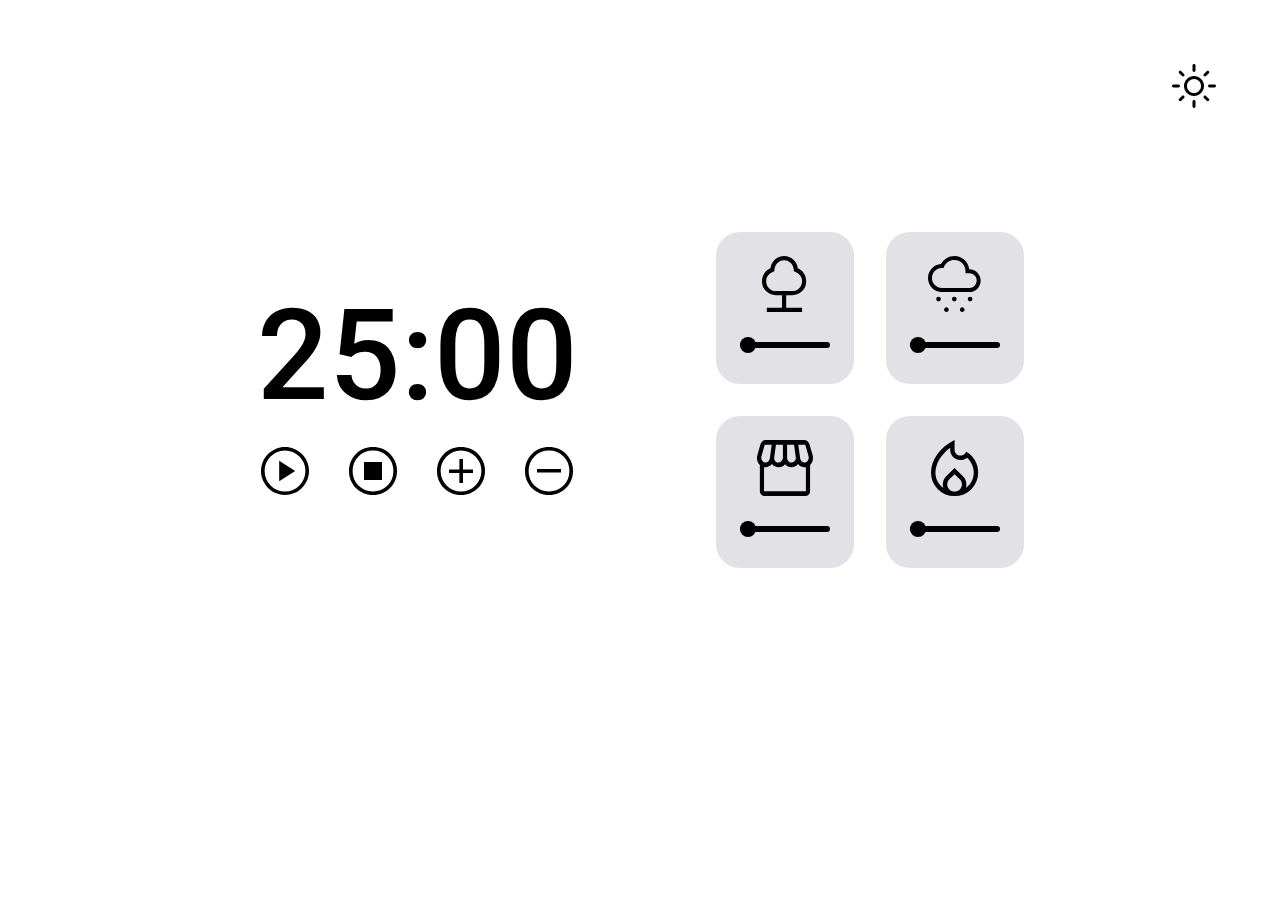
<file: FocusTimer/index.html>
<!DOCTYPE html>
<html lang="en">
<head>
    <link rel="preconnect" href="https://fonts.googleapis.com">
    <link rel="preconnect" href="https://fonts.gstatic.com" crossorigin>

    <meta charset="UTF-8">
    <meta http-equiv="X-UA-Compatible" content="IE=edge">
    <meta name="viewport" content="width=device-width, initial-scale=1.0">
    <title>Focus Timer</title>
    <link rel="stylesheet" href="./style.css">
    <link href="https://fonts.googleapis.com/css2?family=Roboto:wght@500&display=swap" rel="stylesheet">
    <script src="./js/index.js" type="module" defer></script>
</head>
<body>

    <svg id="sun" class="nightmode" width="44" height="44" viewBox="0 0 44 44" fill="none" xmlns="http://www.w3.org/2000/svg">
        <path d="M22 29C23.9333 29 25.5833 28.3167 26.95 26.95C28.3167 25.5833 29 23.9333 29 22C29 20.0667 28.3167 18.4167 26.95 17.05C25.5833 15.6833 23.9333 15 22 15C20.0667 15 18.4167 15.6833 17.05 17.05C15.6833 18.4167 15 20.0667 15 22C15 23.9333 15.6833 25.5833 17.05 26.95C18.4167 28.3167 20.0667 29 22 29ZM22 32C19.2333 32 16.875 31.025 14.925 29.075C12.975 27.125 12 24.7667 12 22C12 19.2333 12.975 16.875 14.925 14.925C16.875 12.975 19.2333 12 22 12C24.7667 12 27.125 12.975 29.075 14.925C31.025 16.875 32 19.2333 32 22C32 24.7667 31.025 27.125 29.075 29.075C27.125 31.025 24.7667 32 22 32ZM1.5 23.5C1.06667 23.5 0.708333 23.3583 0.425 23.075C0.141667 22.7917 0 22.4333 0 22C0 21.5667 0.141667 21.2083 0.425 20.925C0.708333 20.6417 1.06667 20.5 1.5 20.5H6.5C6.93333 20.5 7.29167 20.6417 7.575 20.925C7.85833 21.2083 8 21.5667 8 22C8 22.4333 7.85833 22.7917 7.575 23.075C7.29167 23.3583 6.93333 23.5 6.5 23.5H1.5ZM37.5 23.5C37.0667 23.5 36.7083 23.3583 36.425 23.075C36.1417 22.7917 36 22.4333 36 22C36 21.5667 36.1417 21.2083 36.425 20.925C36.7083 20.6417 37.0667 20.5 37.5 20.5H42.5C42.9333 20.5 43.2917 20.6417 43.575 20.925C43.8583 21.2083 44 21.5667 44 22C44 22.4333 43.8583 22.7917 43.575 23.075C43.2917 23.3583 42.9333 23.5 42.5 23.5H37.5ZM22 8C21.5667 8 21.2083 7.85833 20.925 7.575C20.6417 7.29167 20.5 6.93333 20.5 6.5V1.5C20.5 1.06667 20.6417 0.708333 20.925 0.425C21.2083 0.141667 21.5667 0 22 0C22.4333 0 22.7917 0.141667 23.075 0.425C23.3583 0.708333 23.5 1.06667 23.5 1.5V6.5C23.5 6.93333 23.3583 7.29167 23.075 7.575C22.7917 7.85833 22.4333 8 22 8ZM22 44C21.5667 44 21.2083 43.8583 20.925 43.575C20.6417 43.2917 20.5 42.9333 20.5 42.5V37.5C20.5 37.0667 20.6417 36.7083 20.925 36.425C21.2083 36.1417 21.5667 36 22 36C22.4333 36 22.7917 36.1417 23.075 36.425C23.3583 36.7083 23.5 37.0667 23.5 37.5V42.5C23.5 42.9333 23.3583 43.2917 23.075 43.575C22.7917 43.8583 22.4333 44 22 44ZM10 12.1L7.15 9.3C6.85 9 6.70833 8.64167 6.725 8.225C6.74167 7.80833 6.88333 7.45 7.15 7.15C7.45 6.85 7.80833 6.7 8.225 6.7C8.64167 6.7 9 6.85 9.3 7.15L12.1 10C12.3667 10.3 12.5 10.65 12.5 11.05C12.5 11.45 12.3667 11.7833 12.1 12.05C11.8333 12.35 11.4917 12.5 11.075 12.5C10.6583 12.5 10.3 12.3667 10 12.1ZM34.7 36.85L31.9 34C31.6333 33.7 31.5 33.3417 31.5 32.925C31.5 32.5083 31.65 32.1667 31.95 31.9C32.2167 31.6 32.55 31.45 32.95 31.45C33.35 31.45 33.7 31.6 34 31.9L36.85 34.7C37.15 35 37.2917 35.3583 37.275 35.775C37.2583 36.1917 37.1167 36.55 36.85 36.85C36.55 37.15 36.1917 37.3 35.775 37.3C35.3583 37.3 35 37.15 34.7 36.85ZM31.9 12.1C31.6 11.8 31.45 11.45 31.45 11.05C31.45 10.65 31.6 10.3 31.9 10L34.7 7.15C35 6.85 35.3583 6.70833 35.775 6.725C36.1917 6.74167 36.55 6.88333 36.85 7.15C37.15 7.45 37.3 7.80833 37.3 8.225C37.3 8.64167 37.15 9 36.85 9.3L34 12.1C33.7333 12.3667 33.3917 12.5 32.975 12.5C32.5583 12.5 32.2 12.3667 31.9 12.1ZM7.15 36.85C6.85 36.55 6.7 36.1917 6.7 35.775C6.7 35.3583 6.85 35 7.15 34.7L10 31.9C10.3 31.6 10.65 31.45 11.05 31.45C11.45 31.45 11.8 31.6 12.1 31.9C12.4 32.2 12.55 32.55 12.55 32.95C12.55 33.35 12.4 33.7 12.1 34L9.3 36.85C9 37.15 8.64167 37.2917 8.225 37.275C7.80833 37.2583 7.45 37.1167 7.15 36.85Z" fill="black"/>
    </svg>       
    
    <svg id="moon" class="nightmode hide" width="36" height="36" viewBox="0 0 36 36" fill="none" xmlns="http://www.w3.org/2000/svg">
        <path d="M18 36C13 36 8.75 34.25 5.25 30.75C1.75 27.25 0 23 0 18C0 13 1.75 8.75 5.25 5.25C8.75 1.75 13 0 18 0C18.2667 0 18.55 0.00833343 18.85 0.0250001C19.15 0.0416668 19.5333 0.0666666 20 0.0999999C18.8 1.16667 17.8667 2.48333 17.2 4.05C16.5333 5.61667 16.2 7.26667 16.2 9C16.2 12 17.25 14.55 19.35 16.65C21.45 18.75 24 19.8 27 19.8C28.7333 19.8 30.3833 19.4917 31.95 18.875C33.5167 18.2583 34.8333 17.4 35.9 16.3C35.9333 16.7 35.9583 17.025 35.975 17.275C35.9917 17.525 36 17.7667 36 18C36 23 34.25 27.25 30.75 30.75C27.25 34.25 23 36 18 36ZM18 33C21.6333 33 24.8 31.875 27.5 29.625C30.2 27.375 31.8833 24.7333 32.55 21.7C31.7167 22.0667 30.825 22.3417 29.875 22.525C28.925 22.7083 27.9667 22.8 27 22.8C23.1667 22.8 19.9083 21.4583 17.225 18.775C14.5417 16.0917 13.2 12.8333 13.2 9C13.2 8.2 13.2833 7.34167 13.45 6.425C13.6167 5.50833 13.9167 4.46667 14.35 3.3C11.0833 4.2 8.375 6.025 6.225 8.775C4.075 11.525 3 14.6 3 18C3 22.1667 4.45833 25.7083 7.375 28.625C10.2917 31.5417 13.8333 33 18 33Z" fill="white"/>
    </svg>        

    <div class="timer">
        <div class="clock">
            <p id="minutes">25</p>
            <p>:</p>
            <p id="seconds">00</p>
        </div>
        <div class="buttons">
            <button class="play">
                <svg width="48" height="48" viewBox="0 0 48 48" fill="none" xmlns="http://www.w3.org/2000/svg">
                    <path d="M18.18 34.2L34.2 24L18.18 13.8V34.2ZM24 48C20.72 48 17.62 47.37 14.7 46.11C11.78 44.85 9.23 43.13 7.05 40.95C4.87 38.77 3.15 36.22 1.89 33.3C0.63 30.38 0 27.28 0 24C0 20.72 0.63 17.62 1.89 14.7C3.15 11.78 4.87 9.23 7.05 7.05C9.23 4.87 11.78 3.15 14.7 1.89C17.62 0.63 20.72 0 24 0C27.28 0 30.38 0.63 33.3 1.89C36.22 3.15 38.77 4.87 40.95 7.05C43.13 9.23 44.85 11.78 46.11 14.7C47.37 17.62 48 20.72 48 24C48 27.28 47.37 30.38 46.11 33.3C44.85 36.22 43.13 38.77 40.95 40.95C38.77 43.13 36.22 44.85 33.3 46.11C30.38 47.37 27.28 48 24 48ZM24 44.4C29.6 44.4 34.4 42.4 38.4 38.4C42.4 34.4 44.4 29.6 44.4 24C44.4 18.4 42.4 13.6 38.4 9.6C34.4 5.6 29.6 3.6 24 3.6C18.4 3.6 13.6 5.6 9.6 9.6C5.6 13.6 3.6 18.4 3.6 24C3.6 29.6 5.6 34.4 9.6 38.4C13.6 42.4 18.4 44.4 24 44.4Z" fill="#323238"/>
                </svg>
                    
            </button>
            <button class="pause hide">
                <svg width="64" height="64" viewBox="0 0 64 64" fill="none" xmlns="http://www.w3.org/2000/svg">
                    <path fill-rule="evenodd" clip-rule="evenodd" d="M6 32C6 17.6454 17.6454 6 32 6C46.3546 6 58 17.6454 58 32C58 46.3546 46.3546 58 32 58C17.6454 58 6 46.3546 6 32ZM32 10C19.8546 10 10 19.8546 10 32C10 44.1454 19.8546 54 32 54C44.1454 54 54 44.1454 54 32C54 19.8546 44.1454 10 32 10Z" fill="#323238"/>
                    <path fill-rule="evenodd" clip-rule="evenodd" d="M26 22C27.1046 22 28 22.8954 28 24V40C28 41.1046 27.1046 42 26 42C24.8954 42 24 41.1046 24 40V24C24 22.8954 24.8954 22 26 22Z" fill="#323238"/>
                    <path fill-rule="evenodd" clip-rule="evenodd" d="M38 22C39.1046 22 40 22.8954 40 24V40C40 41.1046 39.1046 42 38 42C36.8954 42 36 41.1046 36 40V24C36 22.8954 36.8954 22 38 22Z" fill="#323238"/>
                </svg></button>

            <button class="stop">
                <svg width="48" height="48" viewBox="0 0 48 48" fill="none" xmlns="http://www.w3.org/2000/svg">
                    <path d="M24 48C20.6 48 17.44 47.39 14.52 46.17C11.6 44.95 9.06 43.26 6.9 41.1C4.74 38.94 3.05 36.4 1.83 33.48C0.61 30.56 0 27.4 0 24C0 20.64 0.61 17.5 1.83 14.58C3.05 11.66 4.74 9.12 6.9 6.96C9.06 4.8 11.6 3.1 14.52 1.86C17.44 0.62 20.6 0 24 0C27.36 0 30.5 0.62 33.42 1.86C36.34 3.1 38.88 4.8 41.04 6.96C43.2 9.12 44.9 11.66 46.14 14.58C47.38 17.5 48 20.64 48 24C48 27.4 47.38 30.56 46.14 33.48C44.9 36.4 43.2 38.94 41.04 41.1C38.88 43.26 36.34 44.95 33.42 46.17C30.5 47.39 27.36 48 24 48ZM24 44.4C29.8 44.4 34.65 42.45 38.55 38.55C42.45 34.65 44.4 29.8 44.4 24C44.4 18.2 42.45 13.35 38.55 9.45C34.65 5.55 29.8 3.6 24 3.6C18.2 3.6 13.35 5.55 9.45 9.45C5.55 13.35 3.6 18.2 3.6 24C3.6 29.8 5.55 34.65 9.45 38.55C13.35 42.45 18.2 44.4 24 44.4ZM15 33H33V15H15V33Z" fill="#323238"/>
                </svg>                    
            </button>

            <button class="plus">
                <svg width="48" height="48" viewBox="0 0 48 48" fill="none" xmlns="http://www.w3.org/2000/svg">
                    <path d="M22.38 36H25.98V26.04H36V22.44H25.98V12H22.38V22.44H12V26.04H22.38V36ZM24 48C20.6 48 17.44 47.39 14.52 46.17C11.6 44.95 9.06 43.26 6.9 41.1C4.74 38.94 3.05 36.4 1.83 33.48C0.61 30.56 0 27.4 0 24C0 20.64 0.61 17.5 1.83 14.58C3.05 11.66 4.74 9.12 6.9 6.96C9.06 4.8 11.6 3.1 14.52 1.86C17.44 0.62 20.6 0 24 0C27.36 0 30.5 0.62 33.42 1.86C36.34 3.1 38.88 4.8 41.04 6.96C43.2 9.12 44.9 11.66 46.14 14.58C47.38 17.5 48 20.64 48 24C48 27.4 47.38 30.56 46.14 33.48C44.9 36.4 43.2 38.94 41.04 41.1C38.88 43.26 36.34 44.95 33.42 46.17C30.5 47.39 27.36 48 24 48ZM24 44.4C29.6 44.4 34.4 42.4 38.4 38.4C42.4 34.4 44.4 29.6 44.4 24C44.4 18.4 42.4 13.6 38.4 9.6C34.4 5.6 29.6 3.6 24 3.6C18.4 3.6 13.6 5.6 9.6 9.6C5.6 13.6 3.6 18.4 3.6 24C3.6 29.6 5.6 34.4 9.6 38.4C13.6 42.4 18.4 44.4 24 44.4Z" fill="#323238"/>
                </svg> 
            </button>

            <button class="minus">
                <svg width="48" height="48" viewBox="0 0 48 48" fill="none" xmlns="http://www.w3.org/2000/svg">
                    <path d="M12 25.62H36V22.02H12V25.62ZM24 48C20.6 48 17.44 47.39 14.52 46.17C11.6 44.95 9.06 43.26 6.9 41.1C4.74 38.94 3.05 36.4 1.83 33.48C0.61 30.56 0 27.4 0 24C0 20.64 0.61 17.5 1.83 14.58C3.05 11.66 4.74 9.12 6.9 6.96C9.06 4.8 11.6 3.1 14.52 1.86C17.44 0.62 20.6 0 24 0C27.36 0 30.5 0.62 33.42 1.86C36.34 3.1 38.88 4.8 41.04 6.96C43.2 9.12 44.9 11.66 46.14 14.58C47.38 17.5 48 20.64 48 24C48 27.4 47.38 30.56 46.14 33.48C44.9 36.4 43.2 38.94 41.04 41.1C38.88 43.26 36.34 44.95 33.42 46.17C30.5 47.39 27.36 48 24 48ZM24 44.4C29.8 44.4 34.65 42.45 38.55 38.55C42.45 34.65 44.4 29.8 44.4 24C44.4 18.2 42.45 13.35 38.55 9.45C34.65 5.55 29.8 3.6 24 3.6C18.2 3.6 13.35 5.55 9.45 9.45C5.55 13.35 3.6 18.2 3.6 24C3.6 29.8 5.55 34.65 9.45 38.55C13.35 42.45 18.2 44.4 24 44.4Z" fill="#323238"/>
                </svg> 
            </button>
        </div>
    </div>

    <div class="sounds">
        <div class="forest"><svg width="45" height="56" viewBox="0 0 45 56" fill="none" xmlns="http://www.w3.org/2000/svg">
            <path d="M4.83553 56V51.8H20.0329V39.2H13.8158C9.99342 39.2 6.7352 37.835 4.04112 35.105C1.34704 32.375 0 29.0733 0 25.2C0 22.4 0.759868 19.8217 2.2796 17.465C3.79934 15.1083 5.84868 13.3933 8.42763 12.32C8.84211 8.82 10.3503 5.89167 12.9523 3.535C15.5543 1.17833 18.6053 0 22.1053 0C25.6053 0 28.6562 1.17833 31.2582 3.535C33.8602 5.89167 35.3684 8.82 35.7829 12.32C38.3618 13.3933 40.4112 15.1083 41.9309 17.465C43.4507 19.8217 44.2105 22.4 44.2105 25.2C44.2105 29.0733 42.8635 32.375 40.1694 35.105C37.4753 37.835 34.2171 39.2 30.3947 39.2H24.1776V51.8H40.0658V56H4.83553ZM13.8158 35H30.3947C33.0658 35 35.3454 34.0433 37.2336 32.13C39.1217 30.2167 40.0658 27.9067 40.0658 25.2C40.0658 23.24 39.5132 21.455 38.4079 19.845C37.3026 18.235 35.875 17.0333 34.125 16.24L31.9145 15.26L31.6382 12.81C31.3158 10.3367 30.2566 8.28333 28.4605 6.65C26.6645 5.01667 24.5461 4.2 22.1053 4.2C19.6645 4.2 17.5461 5.01667 15.75 6.65C13.9539 8.28333 12.8947 10.3367 12.5724 12.81L12.2961 15.26L10.0855 16.24C8.33553 17.0333 6.90789 18.235 5.80263 19.845C4.69737 21.455 4.14474 23.24 4.14474 25.2C4.14474 27.9067 5.08882 30.2167 6.97697 32.13C8.86513 34.0433 11.1447 35 13.8158 35Z" fill="#323238"/>
            </svg>
            <input type="range" class="slider" min="0" max="100" value="0">
        </div>
        <div class="cloud"><svg width="53" height="56" viewBox="0 0 53 56" fill="none" xmlns="http://www.w3.org/2000/svg">
            <path d="M10.5263 45.3333C9.91228 45.3333 9.375 45.1 8.91447 44.6333C8.45395 44.1667 8.22368 43.6222 8.22368 43C8.22368 42.3778 8.45395 41.8333 8.91447 41.3667C9.375 40.9 9.91228 40.6667 10.5263 40.6667C11.1404 40.6667 11.6776 40.9 12.1382 41.3667C12.5987 41.8333 12.8289 42.3778 12.8289 43C12.8289 43.6222 12.5987 44.1667 12.1382 44.6333C11.6776 45.1 11.1404 45.3333 10.5263 45.3333ZM42.1053 45.3333C41.4912 45.3333 40.9539 45.1 40.4934 44.6333C40.0329 44.1667 39.8026 43.6222 39.8026 43C39.8026 42.3778 40.0329 41.8333 40.4934 41.3667C40.9539 40.9 41.4912 40.6667 42.1053 40.6667C42.7193 40.6667 43.2566 40.9 43.7171 41.3667C44.1776 41.8333 44.4079 42.3778 44.4079 43C44.4079 43.6222 44.1776 44.1667 43.7171 44.6333C43.2566 45.1 42.7193 45.3333 42.1053 45.3333ZM18.4211 56C17.807 56 17.2697 55.7667 16.8092 55.3C16.3487 54.8333 16.1184 54.2889 16.1184 53.6667C16.1184 53.0444 16.3487 52.5 16.8092 52.0333C17.2697 51.5667 17.807 51.3333 18.4211 51.3333C19.0351 51.3333 19.5724 51.5667 20.0329 52.0333C20.4934 52.5 20.7237 53.0444 20.7237 53.6667C20.7237 54.2889 20.4934 54.8333 20.0329 55.3C19.5724 55.7667 19.0351 56 18.4211 56ZM26.3158 45.3333C25.7018 45.3333 25.1645 45.1 24.7039 44.6333C24.2434 44.1667 24.0132 43.6222 24.0132 43C24.0132 42.3778 24.2434 41.8333 24.7039 41.3667C25.1645 40.9 25.7018 40.6667 26.3158 40.6667C26.9298 40.6667 27.4671 40.9 27.9276 41.3667C28.3882 41.8333 28.6184 42.3778 28.6184 43C28.6184 43.6222 28.3882 44.1667 27.9276 44.6333C27.4671 45.1 26.9298 45.3333 26.3158 45.3333ZM34.2105 56C33.5965 56 33.0592 55.7667 32.5987 55.3C32.1382 54.8333 31.9079 54.2889 31.9079 53.6667C31.9079 53.0444 32.1382 52.5 32.5987 52.0333C33.0592 51.5667 33.5965 51.3333 34.2105 51.3333C34.8246 51.3333 35.3618 51.5667 35.8224 52.0333C36.2829 52.5 36.5132 53.0444 36.5132 53.6667C36.5132 54.2889 36.2829 54.8333 35.8224 55.3C35.3618 55.7667 34.8246 56 34.2105 56ZM13.8158 36C10 36 6.74342 34.6333 4.04605 31.9C1.34868 29.1667 0 25.8667 0 22C0 18.4889 1.23903 15.3556 3.7171 12.6C6.19518 9.84444 9.27632 8.33333 12.9605 8.06667C14.364 5.57778 16.2171 3.61111 18.5197 2.16667C20.8224 0.722222 23.4211 0 26.3158 0C30.307 0 33.6513 1.27778 36.3487 3.83333C39.0461 6.38889 40.7018 9.55556 41.3158 13.3333C44.7807 13.5111 47.5329 14.7 49.5724 16.9C51.6118 19.1 52.6316 21.6889 52.6316 24.6667C52.6316 27.7778 51.5461 30.4444 49.375 32.6667C47.2039 34.8889 44.5614 36 41.4474 36H13.8158ZM13.8158 32H41.4474C43.4649 32 45.1754 31.2778 46.5789 29.8333C47.9825 28.3889 48.6842 26.6444 48.6842 24.6C48.6842 22.6 47.9825 20.8889 46.5789 19.4667C45.1754 18.0444 43.4649 17.3333 41.4474 17.3333H37.5V15.3333C37.5 12.1778 36.4145 9.5 34.2434 7.3C32.0724 5.1 29.4298 4 26.3158 4C24.0789 4 22.0285 4.61111 20.1645 5.83333C18.3004 7.05556 16.9298 8.71111 16.0526 10.8L15.5263 12H13.6842C10.9649 12.0889 8.66228 13.1 6.77632 15.0333C4.89035 16.9667 3.94737 19.2889 3.94737 22C3.94737 24.7556 4.91228 27.1111 6.8421 29.0667C8.77193 31.0222 11.0965 32 13.8158 32Z" fill="black"/>
            </svg>
            <input type="range" class="slider" min="0" max="100" value="0">
        </div>
        <div class="store"><svg width="56" height="56" viewBox="0 0 56 56" fill="none" xmlns="http://www.w3.org/2000/svg">
            <path d="M53.0812 24.9667V51.3333C53.0812 52.5778 52.6633 53.6667 51.8274 54.6C50.9916 55.5333 50.0164 56 48.9019 56H7.03872C5.92423 56 4.94905 55.5333 4.11318 54.6C3.27731 53.6667 2.85937 52.5778 2.85937 51.3333V24.9667C1.55913 23.7222 0.700041 22.1926 0.282106 20.3778C-0.135829 18.563 -0.0893918 16.7481 0.421418 14.9333L3.41662 4.43333C3.78812 3.03333 4.43824 1.94444 5.36698 1.16667C6.29573 0.388889 7.36379 0 8.57115 0H47.0908C48.3911 0 49.5288 0.401852 50.504 1.20556C51.4792 2.00926 52.1525 3.08519 52.524 4.43333L55.5889 14.9333C56.0997 16.7481 56.1345 18.563 55.6933 20.3778C55.2522 22.1926 54.3815 23.7222 53.0812 24.9667ZM34.2742 22.5556C35.6208 22.5556 36.7586 22.063 37.6873 21.0778C38.6161 20.0926 38.9875 18.9 38.8018 17.5L37.0604 4.66667H30.0948V17.5C30.0948 18.8481 30.4895 20.0278 31.279 21.0389C32.0684 22.05 33.0668 22.5556 34.2742 22.5556ZM21.2485 22.5556C22.5488 22.5556 23.6516 22.063 24.5572 21.0778C25.4627 20.0926 25.9155 18.9 25.9155 17.5V4.66667H18.9499L17.2085 17.5C17.0227 18.8481 17.3478 20.0278 18.1837 21.0389C19.0195 22.05 20.0412 22.5556 21.2485 22.5556ZM8.57115 22.5556C9.68565 22.5556 10.6492 22.1278 11.4619 21.2722C12.2745 20.4167 12.7505 19.3667 12.8898 18.1222L14.7009 4.66667H7.73528L4.53111 16.0222C4.06674 17.6296 4.25249 19.1204 5.08836 20.4944C5.92423 21.8685 7.08516 22.5556 8.57115 22.5556ZM47.3695 22.5556C48.8555 22.5556 50.028 21.8815 50.8871 20.5333C51.7462 19.1852 51.9435 17.6815 51.4792 16.0222L48.275 4.66667H41.3094L43.1205 18.1222C43.2598 19.3667 43.7358 20.4167 44.5484 21.2722C45.3611 22.1278 46.3014 22.5556 47.3695 22.5556ZM7.03872 51.3333H48.9019V27.1444C48.9483 27.1963 48.7974 27.2222 48.4491 27.2222C48.1009 27.2222 47.741 27.2222 47.3695 27.2222C46.2085 27.2222 45.1057 26.95 44.0608 26.4056C43.016 25.8611 41.9827 25.0185 40.9611 23.8778C40.2181 24.9148 39.2894 25.7315 38.1749 26.3278C37.0604 26.9241 35.8298 27.2222 34.4831 27.2222C33.09 27.2222 31.8943 27.0019 30.8959 26.5611C29.8975 26.1204 28.9339 25.3815 28.0051 24.3444C27.3086 25.2778 26.4263 25.9907 25.3582 26.4833C24.2902 26.9759 23.0828 27.2222 21.7361 27.2222C20.2966 27.2222 19.0195 26.937 17.905 26.3667C16.7905 25.7963 15.8386 24.9667 15.0491 23.8778C13.9347 24.9667 12.8434 25.7963 11.7753 26.3667C10.7073 26.937 9.63921 27.2222 8.57115 27.2222C8.24609 27.2222 7.93264 27.2222 7.6308 27.2222C7.32896 27.2222 7.1316 27.1963 7.03872 27.1444V51.3333ZM48.9019 51.3333H7.03872C7.1316 51.3333 7.32896 51.3333 7.6308 51.3333C7.93264 51.3333 8.24609 51.3333 8.57115 51.3333C9.36059 51.3333 10.3009 51.3333 11.3922 51.3333C12.4835 51.3333 13.7025 51.3333 15.0491 51.3333C15.4671 51.3333 15.9315 51.3333 16.4423 51.3333C16.9531 51.3333 17.4987 51.3333 18.0792 51.3333C18.6596 51.3333 19.2517 51.3333 19.8554 51.3333C20.4591 51.3333 21.086 51.3333 21.7361 51.3333C22.2469 51.3333 22.781 51.3333 23.3382 51.3333C23.8954 51.3333 24.4527 51.3333 25.0099 51.3333C25.5672 51.3333 26.1012 51.3333 26.612 51.3333C27.1228 51.3333 27.5872 51.3333 28.0051 51.3333C29.0268 51.3333 30.0484 51.3333 31.07 51.3333C32.0916 51.3333 33.2293 51.3333 34.4831 51.3333C35.1333 51.3333 35.7718 51.3333 36.3987 51.3333C37.0256 51.3333 37.6176 51.3333 38.1749 51.3333C38.7321 51.3333 39.243 51.3333 39.7073 51.3333C40.1717 51.3333 40.5896 51.3333 40.9611 51.3333C42.0292 51.3333 43.0972 51.3333 44.1653 51.3333C45.2334 51.3333 46.3014 51.3333 47.3695 51.3333C47.741 51.3333 48.1009 51.3333 48.4491 51.3333C48.7974 51.3333 48.9483 51.3333 48.9019 51.3333Z" fill="#323238"/>
            </svg>
            <input type="range" class="slider" min="0" max="100" value="0">
        </div>
        <div class="fire"><svg width="48" height="56" viewBox="0 0 48 56" fill="none" xmlns="http://www.w3.org/2000/svg">
            <path d="M4.42105 32.4211C4.42105 35.5158 5.12105 38.4263 6.52105 41.1526C7.92105 43.8789 9.87368 46.1509 12.3789 47.9684C12.1825 47.3789 12.0351 46.7772 11.9368 46.1632C11.8386 45.5491 11.7895 44.9474 11.7895 44.3579C11.7895 42.786 12.0842 41.3123 12.6737 39.9368C13.2632 38.5614 14.1228 37.3088 15.2526 36.1789L23.5789 28L31.9053 36.1789C33.0351 37.3088 33.8947 38.5614 34.4842 39.9368C35.0737 41.3123 35.3684 42.786 35.3684 44.3579C35.3684 44.9474 35.3193 45.5491 35.2211 46.1632C35.1228 46.7772 34.9754 47.3789 34.7789 47.9684C37.2842 46.1509 39.2368 43.8789 40.6368 41.1526C42.0368 38.4263 42.7368 35.5158 42.7368 32.4211C42.7368 29.7684 42.1719 27.1772 41.0421 24.6474C39.9123 22.1175 38.2912 19.7965 36.1789 17.6842C35.1474 18.4211 34.0667 18.9982 32.9368 19.4158C31.807 19.8333 30.6772 20.0421 29.5474 20.0421C26.5509 20.0421 24.0702 19.0228 22.1053 16.9842C20.1403 14.9456 19.1579 12.3789 19.1579 9.28421V7.81053C16.8982 9.43158 14.8596 11.2246 13.0421 13.1895C11.2246 15.1544 9.67719 17.2053 8.4 19.3421C7.12281 21.4789 6.14035 23.6649 5.45263 25.9C4.76491 28.1351 4.42105 30.3088 4.42105 32.4211ZM23.5789 34.1895L18.3474 39.3474C17.6596 40.0351 17.1316 40.7965 16.7632 41.6316C16.3947 42.4667 16.2105 43.3754 16.2105 44.3579C16.2105 46.3719 16.9228 48.0789 18.3474 49.4789C19.7719 50.8789 21.5158 51.5789 23.5789 51.5789C25.6421 51.5789 27.386 50.8789 28.8105 49.4789C30.2351 48.0789 30.9474 46.3719 30.9474 44.3579C30.9474 43.3754 30.7632 42.4667 30.3947 41.6316C30.0263 40.7965 29.4982 40.0351 28.8105 39.3474L23.5789 34.1895ZM23.5789 0V9.72632C23.5789 11.3965 24.1561 12.7965 25.3105 13.9263C26.4649 15.0561 27.8772 15.6211 29.5474 15.6211C30.4316 15.6211 31.2544 15.4368 32.0158 15.0684C32.7772 14.7 33.4526 14.1474 34.0421 13.4105L35.3684 11.7895C39.0035 13.8526 41.8772 16.7263 43.9895 20.4105C46.1017 24.0947 47.1579 28.0982 47.1579 32.4211C47.1579 39.0035 44.8737 44.5789 40.3053 49.1474C35.7368 53.7158 30.1614 56 23.5789 56C16.9965 56 11.4211 53.7158 6.85263 49.1474C2.28421 44.5789 0 39.0035 0 32.4211C0 26.1333 2.11228 20.0789 6.33684 14.2579C10.5614 8.43684 16.3088 3.68421 23.5789 0Z" fill="#323238"/>
            </svg>
            <input type="range" class="slider" min="0" max="100" value="0">
        </div>
    </div>
    
</body>
</html>
</file>
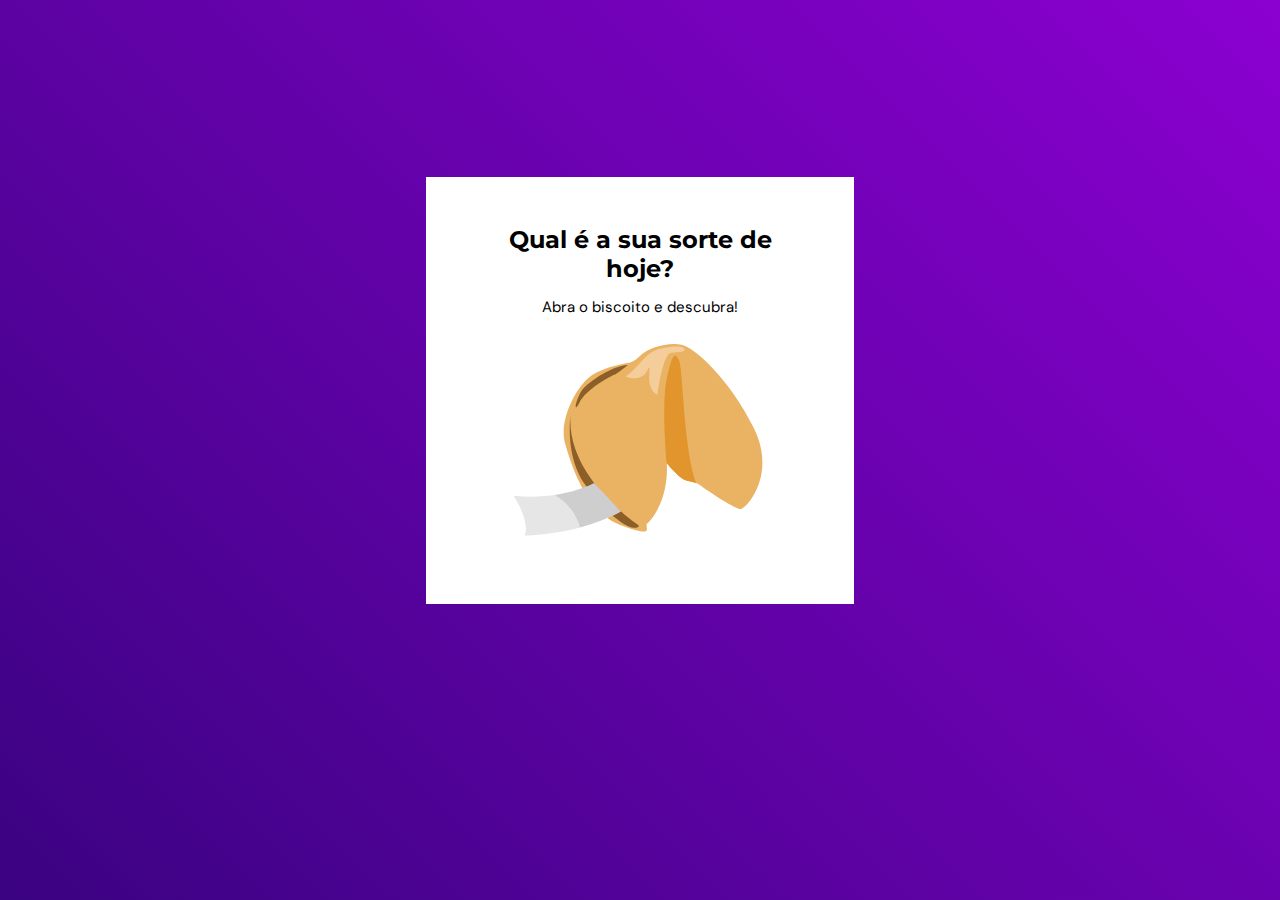
<file: Fortune-Cookie/index.html>
<!DOCTYPE html>
<html lang="en">
<head>
    <link rel="preconnect" href="https://fonts.googleapis.com">
    <link rel="preconnect" href="https://fonts.gstatic.com" crossorigin>
    <meta charset="UTF-8">
    <meta http-equiv="X-UA-Compatible" content="IE=edge">
    <meta name="viewport" content="width=device-width, initial-scale=1.0">
    <title>Fortune cookie</title>
    <link rel="stylesheet" href="./style.css">
    <link href="https://fonts.googleapis.com/css2?family=DM+Sans:wght@400;700&family=Dancing+Script&family=Montserrat:wght@700&display=swap" rel="stylesheet">
    <link rel="icon" href="./assets/favicon.ico">
</head>
<body>

    <main>
        <div class="screen1">
            <h1>Qual é a sua sorte de hoje?</h1>
            <p>Abra o biscoito e descubra!</p>
            <img src="./assets/fortune-cookie.svg" alt="Fortune cookie image">
        </div>

        <div class="screen2 hide">
            <h1>Aqui está a sua sorte de hoje:</h1>
            <p>Se alguém está tão cansado que não possa te dar um sorriso, deixa-lhe o teu.</p>
            <img src="./assets/opened-cookie.svg" alt="Opened fortune cookie image">
            <button>Abrir outro biscoito</button>
        </div>
    </main>
    
    <script src="./main.js"></script>
</body>
</html>
</file>
<file: FocusTimer/style.css>
*{
    margin: 0;
    padding: 0;
    box-sizing: border-box;
    font-family: 'Roboto', sans-serif;
}

:root{
    --bg-color: white;
    font-size: 62.5%;
    --btn-bgcolor: #E1E1E6;
    --btn-hoverBgcolor: #77acbc;
    --btn-activeBgColor: #02799D;
    --txt-color: black;
    --svg-fill: black;
    --sli-color: black;
}

.nightmode{
    position: absolute;
    right: 6.4rem;
    top: 6.4rem;
}

.nightmode:hover{
    cursor: pointer;
}

button {
    background-color: transparent;
    border: none;
  
    cursor: pointer;
}

body{
    display: flex;
    text-align: center;
    align-items: center;
    justify-content: center;
    min-height: 100vh;
    min-width: 100vw;
    background-color: var(--bg-color);
    gap: clamp(.5rem, 1rem + 10vw, 19.2rem);
    color: var(--txt-color);
}

.clock{
    display: flex;
    font-style: normal;
    font-weight: 500;
    font-size: 12.6rem;
    line-height: 14.8rem;
    margin-bottom: 1.7rem;
    margin-top: -12rem;
}

.hide{
    display: none;
}

.buttons{
    display: flex;
    align-items: center;
    justify-content: center;
    gap: 4rem;
}

.buttons svg path{
    fill:var(--svg-fill);
}

.pause svg{
    height: 6rem;
    width: 6rem;
}

.sounds{
    display: grid;
    grid-template-columns: 1fr 1fr;
    gap: 3.2rem;
    margin-top: -10rem;
}

.sounds div{
    display: flex;
    flex-direction: column;
    gap: 0;
    width: 138px;
    height: 152px;
    background-color: var(--btn-bgcolor);
    border-radius: 24px;
    text-align: center;
    align-items: center;
    transition: background 500ms;
}

.sounds .active{
    background-color: var(--btn-activeBgColor);
}

.sounds svg path{
    fill:var(--svg-fill);
}

.sounds .active svg path{
    fill:white;
}

.sounds div:hover{
    background-color: var(--btn-hoverBgcolor);
    cursor: pointer;
}

.sounds div svg{
    margin: 2.4rem auto 3rem;
}

.slider {
    -webkit-appearance: none;
    height: .6rem;
    border-radius: 5px;  
    width: 9rem;
    background: var(--sli-color);
}
  
.slider::-webkit-slider-thumb {
    -webkit-appearance: none;
    appearance: none;
    width: 1.6rem;
    height: 1.6rem;
    border-radius: 50%; 
    background: var(--sli-color);
    cursor: pointer;
}
</file>
<file: Fortune-Cookie/style.css>
*{
    margin: 0;
    padding: 0;
    box-sizing: border-box;
}

:root{
    font-size: 62.5%;
}

body{
    background: linear-gradient(45deg, #190361, #bb00ff);
    display: grid;
    place-items: center;
    height: 100vh;
    animation: gradient 10s ease infinite;
    background-size: 200% 200%;
}

main{
    background-color: white;
    margin-top: -12rem;
    width: min(42.8rem, 90%);
    text-align: center;
}

main h1{
    font-family: 'Montserrat', sans-serif;
    font-style: normal;
    font-weight: 700;
    font-size: 2.4rem;
    line-height: 2.9rem;
    margin-bottom: 1.4rem;
}

main img{
    width: 30rem;
}

.hide{
    display: none;
}

/* screen1 */
.screen1{
    margin: 4.8rem 6.4rem 6.4rem;

}

.screen1 p{
    font-style: normal;
    font-weight: 400;
    font-size: 15px;
    line-height: 20px;
    font-family: 'DM Sans', sans-serif;
    text-align: center;
    margin-bottom: 2rem;
}

.screen1 img:hover{
    animation: shake 0.5s;
    animation-iteration-count: infinite;
    cursor: pointer;
}

/* screen2 */
.screen2{
    margin: 4.8rem 6.4rem;
}

.screen2 p{
    background: #E4EDF1;
    box-shadow: 2px 2px 2px rgba(85, 85, 85, 0.5);
    font-style: normal;
    font-weight: 400;
    font-size: 2.4rem;
    line-height: 2.9rem;
    font-family: 'Dancing Script', cursive;
    margin: 1.7rem auto;

    animation: bottomup 1.1s;
}

.screen2 button{
    background: #FF9500;
    border-radius: 4px;
    width: 17.4rem;
    height: 5.2rem;
    color: white;
    border: none;
    cursor: pointer;
    transition: background .3s;
}

.screen2 button:hover{
    background: #a66101;
}

/* keyframes */
@keyframes shake {
    0% { transform: translate(1px, 1px) rotate(0deg); }
    10% { transform: translate(-1px, -2px) rotate(-1deg); }
    20% { transform: translate(-3px, 0px) rotate(1deg); }
    30% { transform: translate(3px, 2px) rotate(0deg); }
    40% { transform: translate(1px, -1px) rotate(1deg); }
    50% { transform: translate(-1px, 2px) rotate(-1deg); }
    60% { transform: translate(-3px, 1px) rotate(0deg); }
    70% { transform: translate(3px, 1px) rotate(-1deg); }
    80% { transform: translate(-1px, -1px) rotate(1deg); }
    90% { transform: translate(1px, 2px) rotate(0deg); }
    100% { transform: translate(1px, -2px) rotate(-1deg); }
}

@keyframes bottomup{
    0%{
        transform: translateY(12rem) scale(.1);
    }

    100%{
        transform: translateY(0) scale(1);
    }
}

@keyframes gradient {
	0% {
		background-position: 0% 50%;
	}
	50% {
		background-position: 100% 50%;
	}
	100% {
		background-position: 0% 50%;
	}
}
</file>
